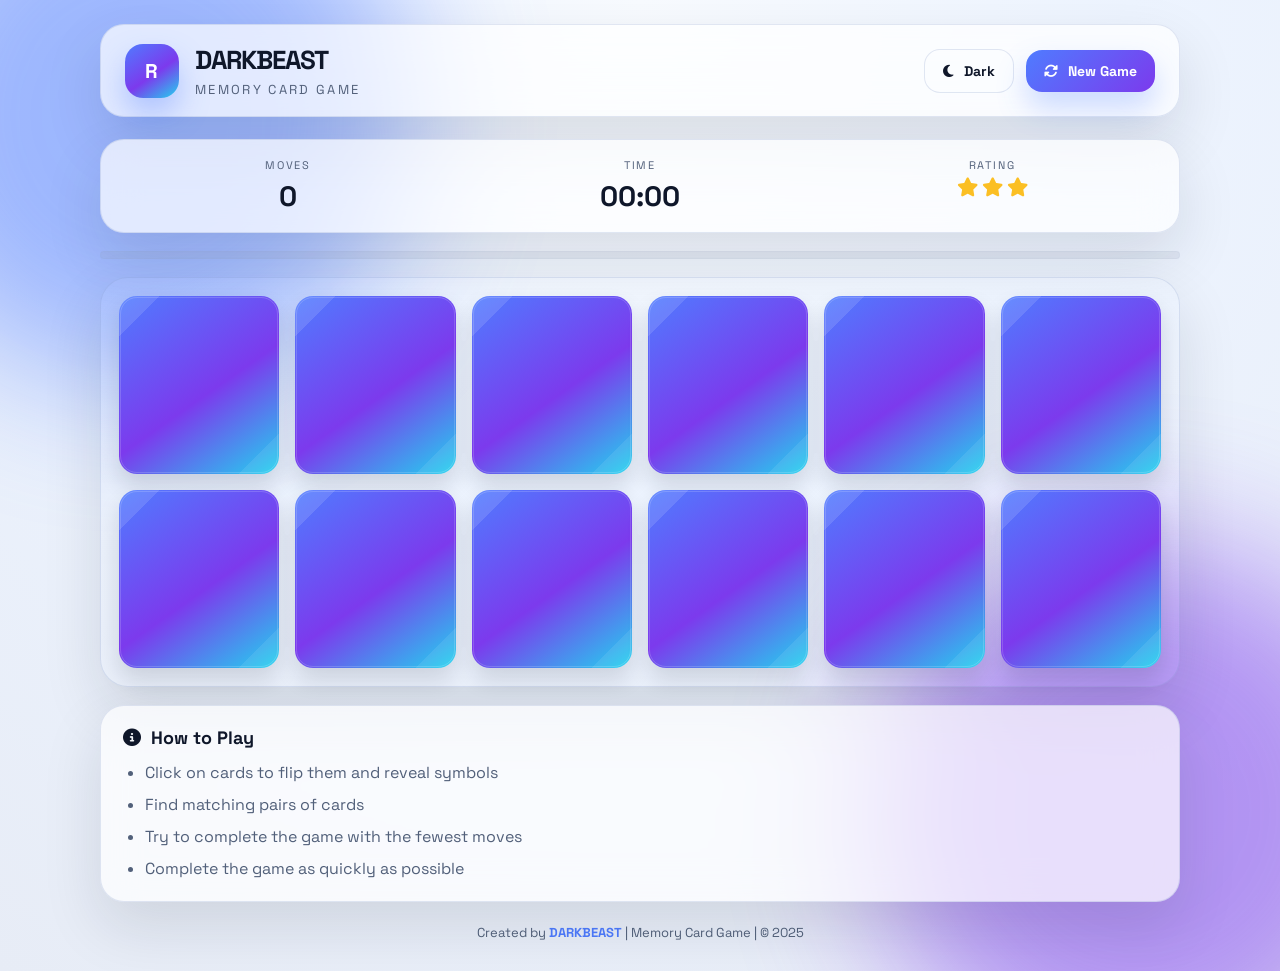
<file: index.html>
<!DOCTYPE html>
<html lang="en">
<head>
    <meta charset="UTF-8">
    <meta name="viewport" content="width=device-width, initial-scale=1.0">
    <title>Memory Card Game</title>
    <link rel="stylesheet" href="https://cdnjs.cloudflare.com/ajax/libs/font-awesome/6.4.0/css/all.min.css">
    <link rel="preconnect" href="https://fonts.googleapis.com">
    <link rel="preconnect" href="https://fonts.gstatic.com" crossorigin>
    <link href="https://fonts.googleapis.com/css2?family=Space+Grotesk:wght@400;500;700&display=swap" rel="stylesheet">
    <link rel="stylesheet" href="assets/css/style.css">
</head>
<body>
    <div class="ambient ambient-one"></div>
    <div class="ambient ambient-two"></div>

    <div class="container">
        <header class="glass-panel">
            <div class="brand">
                <div class="logo">
                    <span>R</span>
                </div>
                <div class="brand-text">
                    <h1>DARKBEAST</h1>
                    <p>Memory Card Game</p>
                </div>
            </div>
            <div class="game-controls">
                <button class="theme-toggle btn-secondary" id="theme-toggle" type="button" aria-label="Toggle theme">
                    <i class="fas fa-moon" id="theme-icon"></i>
                    <span id="theme-label">Dark</span>
                </button>
                <button class="btn" id="restart-btn" type="button">
                    <i class="fas fa-sync-alt"></i> New Game
                </button>
            </div>
        </header>

        <main class="game-container">
            <section class="game-info glass-panel">
                <div class="info-item">
                    <span>Moves</span>
                    <div class="info-value" id="moves">0</div>
                </div>
                <div class="info-item">
                    <span>Time</span>
                    <div class="info-value" id="timer">00:00</div>
                </div>
                <div class="info-item">
                    <span>Rating</span>
                    <div class="stars" id="stars">
                        <i class="fas fa-star"></i>
                        <i class="fas fa-star"></i>
                        <i class="fas fa-star"></i>
                    </div>
                </div>
            </section>

            <div class="progress-bar">
                <div class="progress" id="progress"></div>
            </div>

            <div class="memory-board" id="game-board">
                <!-- Cards will be generated by JavaScript -->
            </div>

            <section class="instructions glass-panel">
                <h3><i class="fas fa-info-circle"></i> How to Play</h3>
                <ul>
                    <li>Click on cards to flip them and reveal symbols</li>
                    <li>Find matching pairs of cards</li>
                    <li>Try to complete the game with the fewest moves</li>
                    <li>Complete the game as quickly as possible</li>
                </ul>
            </section>
        </main>

        <div class="win-screen" id="win-screen">
            <div class="win-content glass-panel">
                <h2>Well Done!</h2>
                <p>You've matched all the cards successfully</p>

                <div class="win-stats">
                    <div class="win-stat">
                        <span>Time</span>
                        <div class="win-stat-value" id="win-time">00:00</div>
                    </div>
                    <div class="win-stat">
                        <span>Moves</span>
                        <div class="win-stat-value" id="win-moves">0</div>
                    </div>
                    <div class="win-stat">
                        <span>Rating</span>
                        <div class="win-stat-value" id="win-rating">3/3</div>
                    </div>
                </div>

                <button class="btn" id="play-again-btn" type="button">
                    <i class="fas fa-play"></i> Play Again
                </button>
            </div>
        </div>

        <footer>
            <p>Created by <a href="https://ruzni-dev.github.io/portfolio1/">DARKBEAST</a> | Memory Card Game | &copy; 2025</p>
        </footer>
    </div>

    <script src="assets/js/script.js"></script>
</body>
</html>
</file>
<file: assets/css/style.css>
:root {
    color-scheme: light;
    --bg: radial-gradient(circle at top, #f8fbff 0%, #edf4ff 42%, #e7ecf6 100%);
    --text: #0f172a;
    --text-soft: #52607a;
    --surface: rgba(255, 255, 255, 0.7);
    --surface-strong: rgba(255, 255, 255, 0.9);
    --border: rgba(123, 147, 197, 0.22);
    --shadow: 0 24px 60px rgba(15, 23, 42, 0.12);
    --accent: #4f7cff;
    --accent-2: #7c3aed;
    --accent-3: #22d3ee;
    --card-back: linear-gradient(145deg, #4f7cff 0%, #7c3aed 55%, #22d3ee 100%);
    --card-front: linear-gradient(145deg, rgba(255, 255, 255, 0.95) 0%, rgba(244, 247, 255, 0.96) 100%);
    --board-glow: rgba(79, 124, 255, 0.18);
}

[data-theme="dark"] {
    color-scheme: dark;
    --bg: radial-gradient(circle at top, #0f172a 0%, #0b1020 46%, #070b16 100%);
    --text: #e5eefc;
    --text-soft: #9db0d1;
    --surface: rgba(13, 18, 32, 0.72);
    --surface-strong: rgba(15, 22, 40, 0.88);
    --border: rgba(143, 169, 255, 0.18);
    --shadow: 0 30px 70px rgba(0, 0, 0, 0.45);
    --accent: #7dd3fc;
    --accent-2: #a78bfa;
    --accent-3: #34d399;
    --card-back: linear-gradient(145deg, #0ea5e9 0%, #8b5cf6 55%, #14b8a6 100%);
    --card-front: linear-gradient(145deg, rgba(15, 23, 42, 0.96) 0%, rgba(18, 28, 52, 0.98) 100%);
    --board-glow: rgba(125, 211, 252, 0.18);
}

* {
    margin: 0;
    padding: 0;
    box-sizing: border-box;
    font-family: 'Space Grotesk', sans-serif;
}

body {
    min-height: 100vh;
    padding: 24px;
    display: flex;
    justify-content: center;
    align-items: center;
    background: var(--bg);
    color: var(--text);
    overflow-x: hidden;
    position: relative;
}

body::before {
    content: '';
    position: fixed;
    inset: 0;
    background-image: linear-gradient(rgba(255, 255, 255, 0.05) 1px, transparent 1px), linear-gradient(90deg, rgba(255, 255, 255, 0.05) 1px, transparent 1px);
    background-size: 56px 56px;
    mask-image: radial-gradient(circle at center, rgba(0, 0, 0, 0.9), transparent 78%);
    pointer-events: none;
    opacity: 0.35;
}

.ambient {
    position: fixed;
    width: 42vw;
    height: 42vw;
    border-radius: 50%;
    filter: blur(70px);
    opacity: 0.5;
    pointer-events: none;
    z-index: 0;
}

.ambient-one {
    top: -12vw;
    left: -10vw;
    background: var(--accent);
}

.ambient-two {
    right: -10vw;
    bottom: -14vw;
    background: var(--accent-2);
}

.container {
    width: min(1080px, 100%);
    margin: 0 auto;
    position: relative;
    z-index: 1;
}

.glass-panel {
    background: var(--surface);
    border: 1px solid var(--border);
    backdrop-filter: blur(18px);
    -webkit-backdrop-filter: blur(18px);
    box-shadow: var(--shadow);
}

header {
    display: flex;
    justify-content: space-between;
    align-items: center;
    gap: 20px;
    margin-bottom: 22px;
    padding: 18px 24px;
    border-radius: 24px;
}

.brand {
    display: flex;
    align-items: center;
    gap: 16px;
}

.logo {
    width: 54px;
    height: 54px;
    border-radius: 18px;
    display: grid;
    place-items: center;
    background: linear-gradient(145deg, var(--accent) 0%, var(--accent-2) 55%, var(--accent-3) 100%);
    box-shadow: 0 16px 30px rgba(79, 124, 255, 0.35);
}

.logo span {
    color: #fff;
    font-size: 20px;
    font-weight: 700;
    letter-spacing: 0.08em;
}

.brand-text h1 {
    font-size: 26px;
    letter-spacing: -0.04em;
    color: var(--text);
}

.brand-text p {
    margin-top: 4px;
    color: var(--text-soft);
    font-size: 13px;
    letter-spacing: 0.18em;
    text-transform: uppercase;
}

.game-controls {
    display: flex;
    align-items: center;
    gap: 12px;
    flex-wrap: wrap;
}

.btn,
.btn-secondary {
    border: none;
    cursor: pointer;
    display: inline-flex;
    align-items: center;
    justify-content: center;
    gap: 10px;
    padding: 12px 18px;
    border-radius: 16px;
    font-size: 14px;
    font-weight: 700;
    color: #fff;
    transition: transform 0.24s ease, box-shadow 0.24s ease, opacity 0.24s ease;
}

.btn {
    background: linear-gradient(135deg, var(--accent) 0%, var(--accent-2) 100%);
    box-shadow: 0 16px 30px rgba(79, 124, 255, 0.28);
}

.btn-secondary {
    background: rgba(255, 255, 255, 0.08);
    color: var(--text);
    border: 1px solid var(--border);
}

.btn:hover,
.btn-secondary:hover {
    transform: translateY(-2px);
}

.btn:active,
.btn-secondary:active {
    transform: translateY(0);
}

.game-container {
    display: flex;
    flex-direction: column;
    align-items: center;
    gap: 18px;
}

.game-info {
    display: grid;
    grid-template-columns: repeat(3, minmax(0, 1fr));
    gap: 14px;
    width: 100%;
    padding: 18px;
    border-radius: 24px;
}

.info-item {
    display: flex;
    flex-direction: column;
    align-items: center;
    gap: 6px;
    text-align: center;
    color: var(--text-soft);
}

.info-item span,
.win-stat span {
    text-transform: uppercase;
    letter-spacing: 0.16em;
    font-size: 11px;
}

.info-value {
    font-size: 28px;
    font-weight: 700;
    color: var(--text);
}

.stars {
    display: flex;
    gap: 4px;
    color: #fbbf24;
    font-size: 19px;
}

.progress-bar {
    width: 100%;
    height: 8px;
    border-radius: 999px;
    overflow: hidden;
    background: rgba(148, 163, 184, 0.16);
    box-shadow: inset 0 0 0 1px rgba(148, 163, 184, 0.08);
}

.progress {
    height: 100%;
    width: 0%;
    border-radius: inherit;
    background: linear-gradient(90deg, var(--accent) 0%, var(--accent-2) 50%, var(--accent-3) 100%);
    box-shadow: 0 0 18px var(--board-glow);
    transition: width 0.3s ease;
}

.memory-board {
    display: grid;
    grid-template-columns: repeat(4, minmax(0, 1fr));
    gap: 16px;
    width: 100%;
    padding: 18px;
    border-radius: 28px;
    background: linear-gradient(180deg, rgba(255, 255, 255, 0.04), rgba(255, 255, 255, 0.02));
    border: 1px solid var(--border);
    box-shadow: var(--shadow);
    perspective: 1200px;
}

@media (min-width: 768px) {
    .memory-board {
        grid-template-columns: repeat(6, minmax(0, 1fr));
    }
}

.card {
    aspect-ratio: 0.9;
    position: relative;
    cursor: pointer;
    transform-style: preserve-3d;
    transition: transform 0.52s cubic-bezier(0.16, 1, 0.3, 1), box-shadow 0.24s ease;
    border-radius: 18px;
    box-shadow: 0 12px 22px rgba(15, 23, 42, 0.14);
}

.card:hover {
    box-shadow: 0 18px 30px rgba(15, 23, 42, 0.2);
}

.card.flipped {
    transform: rotateY(180deg) translateY(-2px);
}

.card-face {
    position: absolute;
    inset: 0;
    backface-visibility: hidden;
    border-radius: 18px;
    display: grid;
    place-items: center;
    overflow: hidden;
}

.card-face::before {
    content: '';
    position: absolute;
    inset: 1px;
    border-radius: 17px;
    border: 1px solid rgba(255, 255, 255, 0.16);
    pointer-events: none;
}

.card-front {
    transform: rotateY(180deg);
    background: var(--card-front);
    color: var(--accent);
    font-size: 36px;
}

.card-back {
    background: var(--card-back);
}

.card-back::after {
    content: '';
    position: absolute;
    inset: 0;
    background-image: linear-gradient(135deg, rgba(255, 255, 255, 0.22) 0 12%, transparent 12% 88%, rgba(255, 255, 255, 0.14) 88% 100%);
    mix-blend-mode: screen;
    opacity: 0.55;
}

.card.match {
    box-shadow: 0 0 0 1px rgba(255, 255, 255, 0.16), 0 18px 34px rgba(34, 211, 238, 0.18);
}

.instructions {
    width: 100%;
    padding: 20px 22px;
    border-radius: 24px;
}

.instructions h3 {
    display: flex;
    align-items: center;
    gap: 10px;
    margin-bottom: 12px;
    font-size: 18px;
    color: var(--text);
}

.instructions ul {
    padding-left: 22px;
    color: var(--text-soft);
    display: grid;
    gap: 8px;
}

.instructions li {
    line-height: 1.5;
}

.win-screen {
    position: fixed;
    inset: 0;
    background: rgba(5, 10, 20, 0.68);
    display: flex;
    justify-content: center;
    align-items: center;
    z-index: 100;
    opacity: 0;
    pointer-events: none;
    transition: opacity 0.35s ease;
}

.win-screen.active {
    opacity: 1;
    pointer-events: all;
}

.win-content {
    width: min(540px, calc(100% - 32px));
    padding: 36px;
    border-radius: 28px;
    text-align: center;
    transform: scale(0.92);
    transition: transform 0.35s ease;
}

.win-screen.active .win-content {
    transform: scale(1);
}

.win-content h2 {
    font-size: 34px;
    color: var(--text);
    margin-bottom: 10px;
}

.win-content p {
    color: var(--text-soft);
}

.win-stats {
    display: grid;
    grid-template-columns: repeat(3, minmax(0, 1fr));
    gap: 14px;
    margin: 24px 0 26px;
}

.win-stat {
    padding: 14px 12px;
    border-radius: 18px;
    background: rgba(255, 255, 255, 0.06);
    border: 1px solid var(--border);
}

.win-stat-value {
    margin-top: 8px;
    font-size: 24px;
    font-weight: 700;
    color: var(--text);
}

footer {
    text-align: center;
    padding: 22px 16px 6px;
    color: var(--text-soft);
    font-size: 13px;
}

footer a {
    color: var(--accent);
    text-decoration: none;
    font-weight: 700;
}

footer a:hover {
    text-decoration: underline;
}

@keyframes pulse {
    0% { transform: scale(1); }
    50% { transform: scale(1.05); }
    100% { transform: scale(1); }
}

.pulse {
    animation: pulse 0.4s ease-in-out;
}

.match {
    animation: pulse 0.4s ease-in-out 2;
}

@media (max-width: 820px) {
    body {
        padding: 16px;
    }

    header,
    .game-info,
    .instructions,
    .memory-board,
    .win-content {
        border-radius: 20px;
    }

    header {
        flex-direction: column;
        align-items: stretch;
    }

    .game-controls {
        justify-content: space-between;
    }
}

@media (max-width: 560px) {
    .game-info,
    .win-stats {
        grid-template-columns: 1fr;
    }

    .memory-board {
        grid-template-columns: repeat(3, minmax(0, 1fr));
        gap: 12px;
        padding: 14px;
    }

    .brand-text h1 {
        font-size: 22px;
    }

    .btn,
    .btn-secondary {
        width: 100%;
    }

    .game-controls {
        flex-direction: column;
    }
}
</file>
